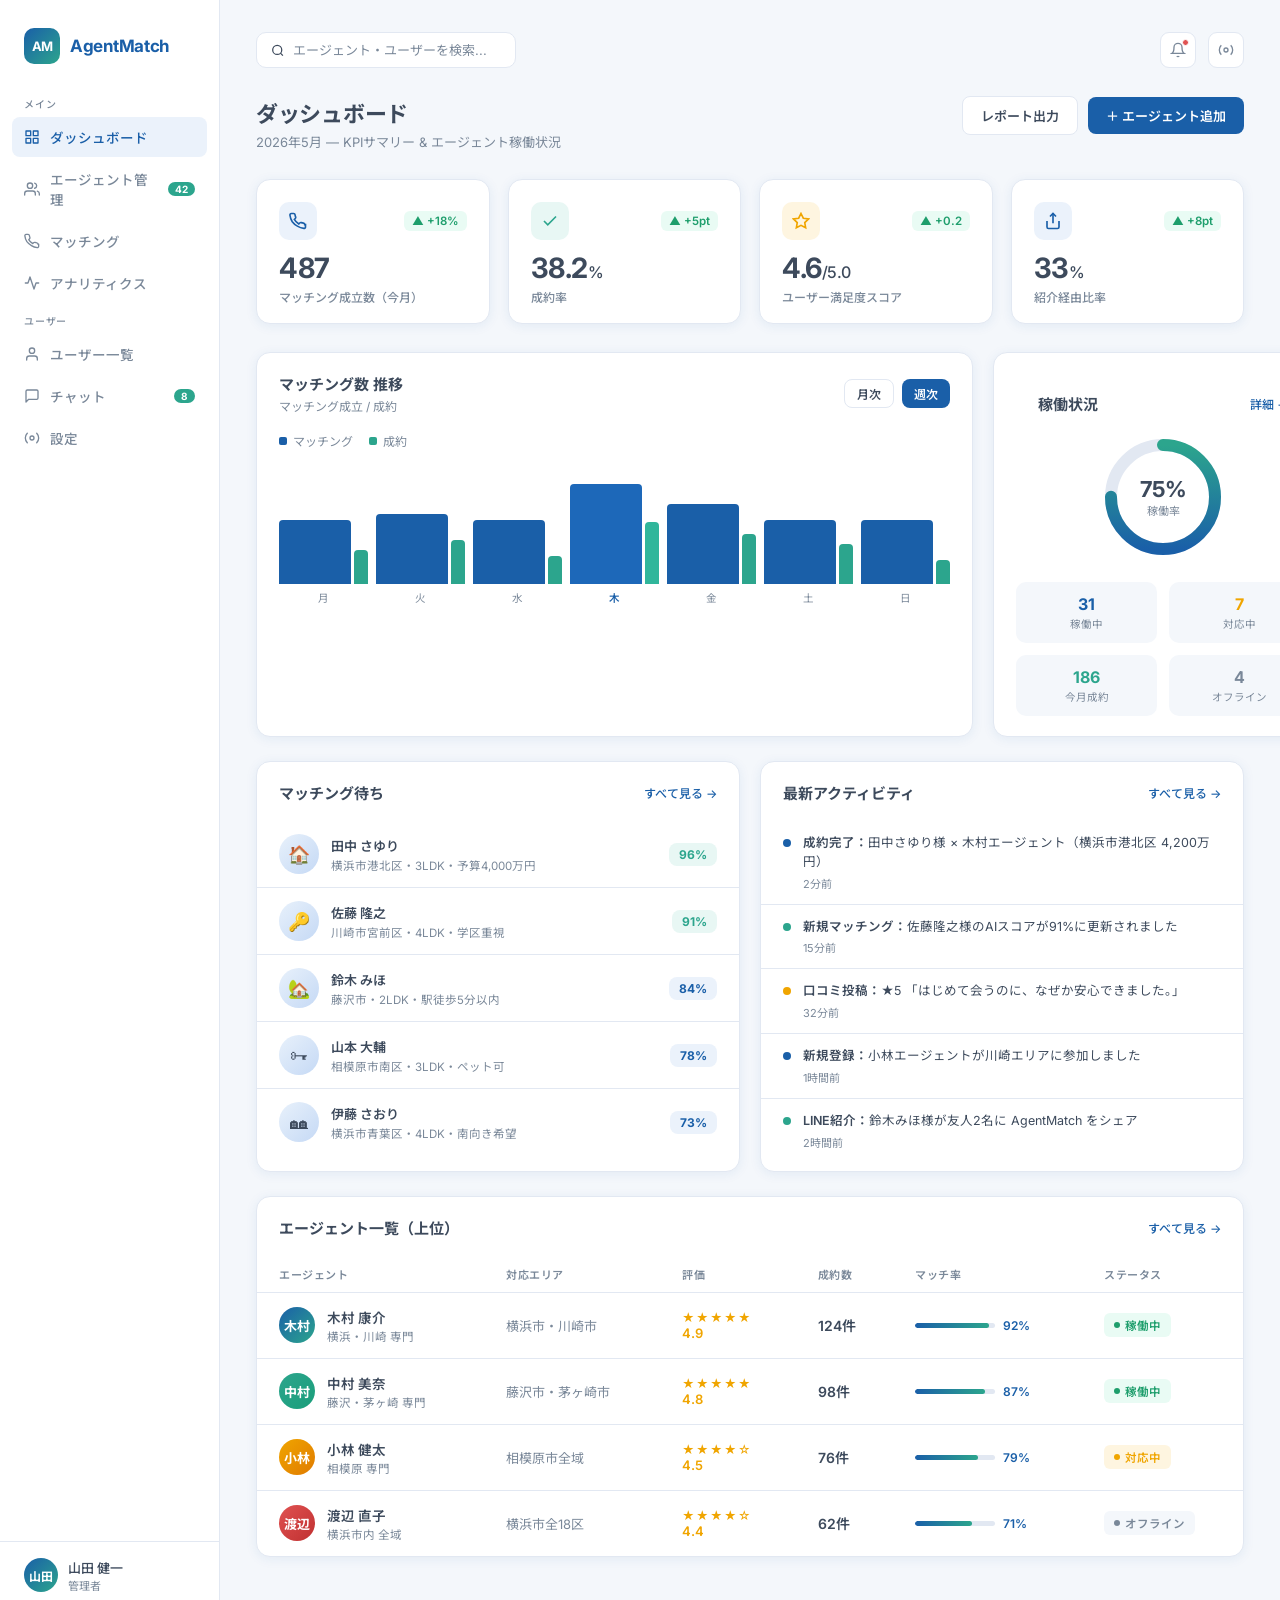
<file: agentmatch.html>
<!DOCTYPE html>
<html lang="ja">
<head>
  <meta charset="UTF-8" />
  <meta name="viewport" content="width=device-width, initial-scale=1.0" />
  <title>AgentMatch - 管理ダッシュボード</title>
  <link rel="preconnect" href="https://fonts.googleapis.com">
  <link href="https://fonts.googleapis.com/css2?family=Inter:wght@400;500;600;700&family=Noto+Sans+JP:wght@400;500;700&display=swap" rel="stylesheet">
  <style>
    *, *::before, *::after { box-sizing: border-box; margin: 0; padding: 0; }

    :root {
      --main:    #1A5FA8;
      --main-lt: #EBF2FB;
      --accent:  #2CA58D;
      --acc-lt:  #E8F7F4;
      --text:    #3D4A5C;
      --text-sub:#7A8899;
      --bg:      #F4F7FB;
      --white:   #FFFFFF;
      --border:  #E2E8F2;
      --red:     #E05252;
      --yellow:  #F0A500;
      --shadow:  0 2px 12px rgba(26,95,168,0.08);
    }

    body {
      font-family: 'Inter', 'Noto Sans JP', sans-serif;
      background: var(--bg);
      color: var(--text);
      display: flex;
      min-height: 100vh;
      font-size: 14px;
    }

    /* ── Sidebar ── */
    .sidebar {
      width: 220px;
      min-width: 220px;
      background: var(--white);
      border-right: 1px solid var(--border);
      display: flex;
      flex-direction: column;
      padding: 28px 0 20px;
    }

    .logo {
      display: flex;
      align-items: center;
      gap: 10px;
      padding: 0 24px 32px;
    }

    .logo-icon {
      width: 36px; height: 36px;
      background: linear-gradient(135deg, var(--main), var(--accent));
      border-radius: 10px;
      display: flex; align-items: center; justify-content: center;
      color: #fff; font-weight: 700; font-size: 13px; letter-spacing: -0.5px;
    }

    .logo-text {
      font-size: 17px; font-weight: 700; color: var(--main);
      letter-spacing: -0.3px;
    }

    .nav-section {
      padding: 0 12px;
      margin-bottom: 8px;
    }

    .nav-label {
      font-size: 10px; font-weight: 500;
      color: var(--text-sub); letter-spacing: 0.8px;
      text-transform: uppercase;
      padding: 0 12px; margin-bottom: 6px;
    }

    .nav-item {
      display: flex; align-items: center; gap: 10px;
      padding: 10px 12px;
      border-radius: 8px;
      cursor: pointer;
      color: var(--text-sub);
      font-weight: 500; font-size: 13.5px;
      transition: all 0.15s;
      margin-bottom: 2px;
    }

    .nav-item:hover { background: var(--bg); color: var(--text); }
    .nav-item.active {
      background: var(--main-lt);
      color: var(--main);
    }

    .nav-item svg { flex-shrink: 0; }

    .nav-badge {
      margin-left: auto;
      background: var(--accent);
      color: #fff; font-size: 10px; font-weight: 700;
      border-radius: 20px; padding: 1px 7px;
    }

    .sidebar-footer {
      margin-top: auto;
      padding: 16px 24px 0;
      border-top: 1px solid var(--border);
    }

    .user-info {
      display: flex; align-items: center; gap: 10px;
    }

    .user-avatar {
      width: 34px; height: 34px; border-radius: 50%;
      background: linear-gradient(135deg, #1A5FA8, #2CA58D);
      display: flex; align-items: center; justify-content: center;
      color: #fff; font-size: 12px; font-weight: 700;
    }

    .user-name { font-size: 13px; font-weight: 500; }
    .user-role { font-size: 11px; color: var(--text-sub); }

    /* ── Main ── */
    .main {
      flex: 1;
      overflow-y: auto;
      padding: 32px 36px;
    }

    .page-header {
      display: flex; align-items: flex-start; justify-content: space-between;
      margin-bottom: 28px;
    }

    .page-title { font-size: 22px; font-weight: 700; letter-spacing: -0.3px; }
    .page-sub { font-size: 13px; color: var(--text-sub); margin-top: 4px; }

    .header-actions { display: flex; gap: 10px; align-items: center; }

    .btn {
      padding: 9px 18px; border-radius: 8px; border: none;
      font-size: 13px; font-weight: 600; cursor: pointer;
      font-family: inherit; transition: all 0.15s;
    }

    .btn-primary {
      background: var(--main); color: #fff;
    }
    .btn-primary:hover { background: #154d8a; }

    .btn-outline {
      background: #fff; color: var(--text);
      border: 1px solid var(--border);
    }
    .btn-outline:hover { border-color: var(--main); color: var(--main); }

    /* ── KPI Cards ── */
    .kpi-grid {
      display: grid;
      grid-template-columns: repeat(4, 1fr);
      gap: 18px;
      margin-bottom: 28px;
    }

    .kpi-card {
      background: var(--white);
      border-radius: 14px;
      padding: 22px 22px 18px;
      border: 1px solid var(--border);
      box-shadow: var(--shadow);
    }

    .kpi-header {
      display: flex; align-items: center; justify-content: space-between;
      margin-bottom: 14px;
    }

    .kpi-icon {
      width: 38px; height: 38px; border-radius: 10px;
      display: flex; align-items: center; justify-content: center;
    }

    .kpi-icon.blue  { background: var(--main-lt); color: var(--main); }
    .kpi-icon.green { background: var(--acc-lt); color: var(--accent); }
    .kpi-icon.red   { background: #FDEAEA; color: var(--red); }
    .kpi-icon.yellow{ background: #FEF5E0; color: var(--yellow); }

    .kpi-trend {
      font-size: 11.5px; font-weight: 600; padding: 3px 8px;
      border-radius: 6px;
    }
    .kpi-trend.up   { background: #E9FBF4; color: #1E9E6C; }
    .kpi-trend.down { background: #FDEAEA; color: var(--red); }

    .kpi-value {
      font-size: 28px; font-weight: 700; letter-spacing: -0.5px;
      color: var(--text); line-height: 1;
    }

    .kpi-label {
      font-size: 12px; color: var(--text-sub); margin-top: 6px; font-weight: 500;
    }

    /* ── Main Grid ── */
    .content-grid {
      display: grid;
      grid-template-columns: 1fr 340px;
      gap: 20px;
      margin-bottom: 24px;
    }

    .card {
      background: var(--white);
      border-radius: 14px;
      border: 1px solid var(--border);
      box-shadow: var(--shadow);
    }

    .card-header {
      display: flex; align-items: center; justify-content: space-between;
      padding: 20px 22px 0;
      margin-bottom: 18px;
    }

    .card-title {
      font-size: 15px; font-weight: 700;
    }

    .card-link {
      font-size: 12px; color: var(--main); cursor: pointer; font-weight: 500;
    }

    /* ── Bar Chart ── */
    .chart-area {
      padding: 0 22px 20px;
    }

    .chart-legend {
      display: flex; gap: 16px; margin-bottom: 16px;
    }

    .legend-item {
      display: flex; align-items: center; gap: 6px;
      font-size: 12px; color: var(--text-sub);
    }

    .legend-dot {
      width: 8px; height: 8px; border-radius: 2px;
    }

    .bar-chart {
      display: flex; align-items: flex-end; gap: 8px;
      height: 140px;
    }

    .bar-group {
      flex: 1;
      display: flex; flex-direction: column; align-items: center; gap: 6px;
    }

    .bars {
      display: flex; gap: 3px; align-items: flex-end;
      height: 120px;
    }

    .bar {
      width: 14px;
      border-radius: 4px 4px 0 0;
      transition: opacity 0.2s;
    }
    .bar:hover { opacity: 0.8; }
    .bar.main   { background: var(--main); }
    .bar.accent { background: var(--accent); }

    .bar-label {
      font-size: 10.5px; color: var(--text-sub);
    }

    /* ── Activity Ring ── */
    .ring-card {
      padding: 20px 22px;
    }

    .ring-wrap {
      display: flex; align-items: center; justify-content: center;
      margin: 12px 0 20px;
    }

    .ring-svg { position: relative; }

    .ring-center {
      position: absolute; inset: 0;
      display: flex; flex-direction: column;
      align-items: center; justify-content: center;
    }

    .ring-value {
      font-size: 22px; font-weight: 700; color: var(--text);
    }

    .ring-unit { font-size: 11px; color: var(--text-sub); }

    .ring-stats {
      display: grid; grid-template-columns: 1fr 1fr;
      gap: 12px;
    }

    .ring-stat-item {
      background: var(--bg);
      border-radius: 10px; padding: 12px;
      text-align: center;
    }

    .ring-stat-val {
      font-size: 16px; font-weight: 700;
    }

    .ring-stat-val.blue { color: var(--main); }
    .ring-stat-val.green{ color: var(--accent); }

    .ring-stat-lbl {
      font-size: 10.5px; color: var(--text-sub); margin-top: 2px;
    }

    /* ── Agent Table ── */
    .agent-card {
      margin-bottom: 24px;
    }

    .agent-table {
      width: 100%; border-collapse: collapse;
    }

    .agent-table thead th {
      padding: 10px 22px;
      text-align: left;
      font-size: 11px; font-weight: 600;
      color: var(--text-sub);
      text-transform: uppercase; letter-spacing: 0.5px;
      border-bottom: 1px solid var(--border);
    }

    .agent-table tbody tr {
      border-bottom: 1px solid var(--border);
      transition: background 0.12s;
    }
    .agent-table tbody tr:last-child { border-bottom: none; }
    .agent-table tbody tr:hover { background: var(--bg); }

    .agent-table td {
      padding: 14px 22px;
      vertical-align: middle;
    }

    .agent-profile {
      display: flex; align-items: center; gap: 12px;
    }

    .agent-avatar {
      width: 36px; height: 36px; border-radius: 50%;
      display: flex; align-items: center; justify-content: center;
      font-weight: 700; font-size: 13px; color: #fff;
      flex-shrink: 0;
    }

    .agent-name { font-weight: 600; font-size: 13.5px; }
    .agent-area { font-size: 11.5px; color: var(--text-sub); margin-top: 1px; }

    .stars {
      color: var(--yellow); font-size: 12px; letter-spacing: 1px;
    }

    .score { font-size: 13px; font-weight: 600; }

    .status-badge {
      display: inline-flex; align-items: center; gap: 5px;
      font-size: 11.5px; font-weight: 600; padding: 4px 10px;
      border-radius: 6px;
    }

    .status-badge::before {
      content: '';
      width: 6px; height: 6px; border-radius: 50%;
    }

    .status-badge.active  { background: #E9FBF4; color: #1E9E6C; }
    .status-badge.active::before  { background: #1E9E6C; }
    .status-badge.busy   { background: #FEF5E0; color: var(--yellow); }
    .status-badge.busy::before   { background: var(--yellow); }
    .status-badge.offline{ background: var(--bg); color: var(--text-sub); }
    .status-badge.offline::before{ background: var(--text-sub); }

    .progress-bar {
      width: 80px; height: 5px; background: var(--border);
      border-radius: 10px; overflow: hidden;
    }
    .progress-fill {
      height: 100%; border-radius: 10px;
      background: linear-gradient(90deg, var(--main), var(--accent));
    }

    /* ── Match Panel ── */
    .match-section {
      display: grid; grid-template-columns: 1fr 1fr;
      gap: 20px; margin-bottom: 24px;
    }

    .match-list {
      padding: 0 0 8px;
    }

    .match-item {
      display: flex; align-items: center; gap: 12px;
      padding: 13px 22px;
      border-bottom: 1px solid var(--border);
      transition: background 0.12s;
      cursor: pointer;
    }
    .match-item:last-child { border-bottom: none; }
    .match-item:hover { background: var(--bg); }

    .match-avatar {
      width: 40px; height: 40px; border-radius: 50%;
      background: linear-gradient(135deg, #E8F1FB, #C5D9F5);
      display: flex; align-items: center; justify-content: center;
      font-size: 18px; flex-shrink: 0;
    }

    .match-info { flex: 1; min-width: 0; }
    .match-name { font-size: 13px; font-weight: 600; }
    .match-detail { font-size: 11.5px; color: var(--text-sub); margin-top: 2px;
      white-space: nowrap; overflow: hidden; text-overflow: ellipsis; }

    .match-score-badge {
      background: var(--main-lt);
      color: var(--main);
      font-size: 12px; font-weight: 700;
      padding: 4px 10px; border-radius: 8px;
      white-space: nowrap;
    }

    .match-score-badge.high {
      background: var(--acc-lt); color: var(--accent);
    }

    /* ── Notifications ── */
    .notif-list { padding: 0 0 8px; }

    .notif-item {
      display: flex; align-items: flex-start; gap: 12px;
      padding: 13px 22px;
      border-bottom: 1px solid var(--border);
    }
    .notif-item:last-child { border-bottom: none; }

    .notif-dot {
      width: 8px; height: 8px; border-radius: 50%;
      flex-shrink: 0; margin-top: 5px;
    }
    .notif-dot.blue  { background: var(--main); }
    .notif-dot.green { background: var(--accent); }
    .notif-dot.yellow{ background: var(--yellow); }

    .notif-text { font-size: 12.5px; line-height: 1.5; flex: 1; }
    .notif-bold { font-weight: 600; }
    .notif-time { font-size: 11px; color: var(--text-sub); margin-top: 3px; }

    /* ── Search Bar ── */
    .topbar {
      display: flex; align-items: center; justify-content: space-between;
      margin-bottom: 28px;
    }

    .search-box {
      display: flex; align-items: center; gap: 8px;
      background: var(--white);
      border: 1px solid var(--border);
      border-radius: 10px;
      padding: 9px 14px;
      width: 260px;
    }

    .search-box input {
      border: none; outline: none; background: transparent;
      font-size: 13px; color: var(--text); font-family: inherit;
      width: 100%;
    }

    .search-box input::placeholder { color: var(--text-sub); }

    .topbar-right { display: flex; align-items: center; gap: 12px; }

    .icon-btn {
      width: 36px; height: 36px; border-radius: 9px;
      background: var(--white); border: 1px solid var(--border);
      display: flex; align-items: center; justify-content: center;
      cursor: pointer; color: var(--text-sub);
    }
    .icon-btn:hover { border-color: var(--main); color: var(--main); }

    .notif-btn { position: relative; }
    .notif-dot-indicator {
      position: absolute; top: 6px; right: 6px;
      width: 7px; height: 7px; border-radius: 50%;
      background: var(--red); border: 1.5px solid var(--white);
    }

    /* Responsive hint */
    @media (max-width: 1200px) {
      .kpi-grid { grid-template-columns: repeat(2, 1fr); }
      .content-grid { grid-template-columns: 1fr; }
    }
  </style>
</head>
<body>

<!-- ── Sidebar ── -->
<aside class="sidebar">
  <div class="logo">
    <div class="logo-icon">AM</div>
    <div class="logo-text">AgentMatch</div>
  </div>

  <div class="nav-section">
    <div class="nav-label">メイン</div>

    <div class="nav-item active">
      <svg width="16" height="16" viewBox="0 0 24 24" fill="none" stroke="currentColor" stroke-width="2" stroke-linecap="round" stroke-linejoin="round"><rect x="3" y="3" width="7" height="7"/><rect x="14" y="3" width="7" height="7"/><rect x="3" y="14" width="7" height="7"/><rect x="14" y="14" width="7" height="7"/></svg>
      ダッシュボード
    </div>

    <div class="nav-item">
      <svg width="16" height="16" viewBox="0 0 24 24" fill="none" stroke="currentColor" stroke-width="2" stroke-linecap="round" stroke-linejoin="round"><path d="M17 21v-2a4 4 0 0 0-4-4H5a4 4 0 0 0-4 4v2"/><circle cx="9" cy="7" r="4"/><path d="M23 21v-2a4 4 0 0 0-3-3.87"/><path d="M16 3.13a4 4 0 0 1 0 7.75"/></svg>
      エージェント管理
      <span class="nav-badge">42</span>
    </div>

    <div class="nav-item">
      <svg width="16" height="16" viewBox="0 0 24 24" fill="none" stroke="currentColor" stroke-width="2" stroke-linecap="round" stroke-linejoin="round"><path d="M22 16.92v3a2 2 0 0 1-2.18 2 19.79 19.79 0 0 1-8.63-3.07A19.5 19.5 0 0 1 4.36 13a19.79 19.79 0 0 1-3.07-8.67A2 2 0 0 1 3.11 2h3a2 2 0 0 1 2 1.72c.127.96.361 1.903.7 2.81a2 2 0 0 1-.45 2.11L7.09 9.91a16 16 0 0 0 6 6l1.27-1.27a2 2 0 0 1 2.11-.45c.907.339 1.85.573 2.81.7A2 2 0 0 1 21 16.92z"/></svg>
      マッチング
    </div>

    <div class="nav-item">
      <svg width="16" height="16" viewBox="0 0 24 24" fill="none" stroke="currentColor" stroke-width="2" stroke-linecap="round" stroke-linejoin="round"><polyline points="22 12 18 12 15 21 9 3 6 12 2 12"/></svg>
      アナリティクス
    </div>
  </div>

  <div class="nav-section">
    <div class="nav-label">ユーザー</div>

    <div class="nav-item">
      <svg width="16" height="16" viewBox="0 0 24 24" fill="none" stroke="currentColor" stroke-width="2" stroke-linecap="round" stroke-linejoin="round"><path d="M20 21v-2a4 4 0 0 0-4-4H8a4 4 0 0 0-4 4v2"/><circle cx="12" cy="7" r="4"/></svg>
      ユーザー一覧
    </div>

    <div class="nav-item">
      <svg width="16" height="16" viewBox="0 0 24 24" fill="none" stroke="currentColor" stroke-width="2" stroke-linecap="round" stroke-linejoin="round"><path d="M21 15a2 2 0 0 1-2 2H7l-4 4V5a2 2 0 0 1 2-2h14a2 2 0 0 1 2 2z"/></svg>
      チャット
      <span class="nav-badge">8</span>
    </div>

    <div class="nav-item">
      <svg width="16" height="16" viewBox="0 0 24 24" fill="none" stroke="currentColor" stroke-width="2" stroke-linecap="round" stroke-linejoin="round"><circle cx="12" cy="12" r="3"/><path d="M19.07 4.93a10 10 0 0 1 0 14.14M4.93 4.93a10 10 0 0 0 0 14.14"/></svg>
      設定
    </div>
  </div>

  <div class="sidebar-footer">
    <div class="user-info">
      <div class="user-avatar">山田</div>
      <div>
        <div class="user-name">山田 健一</div>
        <div class="user-role">管理者</div>
      </div>
    </div>
  </div>
</aside>

<!-- ── Main Content ── -->
<main class="main">

  <!-- Topbar -->
  <div class="topbar">
    <div class="search-box">
      <svg width="15" height="15" viewBox="0 0 24 24" fill="none" stroke="currentColor" stroke-width="2.2"><circle cx="11" cy="11" r="8"/><path d="m21 21-4.35-4.35"/></svg>
      <input type="text" placeholder="エージェント・ユーザーを検索..." />
    </div>
    <div class="topbar-right">
      <div class="icon-btn notif-btn">
        <svg width="16" height="16" viewBox="0 0 24 24" fill="none" stroke="currentColor" stroke-width="2"><path d="M18 8A6 6 0 0 0 6 8c0 7-3 9-3 9h18s-3-2-3-9"/><path d="M13.73 21a2 2 0 0 1-3.46 0"/></svg>
        <span class="notif-dot-indicator"></span>
      </div>
      <div class="icon-btn">
        <svg width="16" height="16" viewBox="0 0 24 24" fill="none" stroke="currentColor" stroke-width="2"><circle cx="12" cy="12" r="3"/><path d="M19.07 4.93a10 10 0 0 1 0 14.14M4.93 4.93a10 10 0 0 0 0 14.14"/></svg>
      </div>
    </div>
  </div>

  <!-- Page Header -->
  <div class="page-header">
    <div>
      <div class="page-title">ダッシュボード</div>
      <div class="page-sub">2026年5月 — KPIサマリー &amp; エージェント稼働状況</div>
    </div>
    <div class="header-actions">
      <button class="btn btn-outline">レポート出力</button>
      <button class="btn btn-primary">＋ エージェント追加</button>
    </div>
  </div>

  <!-- KPI Cards -->
  <div class="kpi-grid">

    <div class="kpi-card">
      <div class="kpi-header">
        <div class="kpi-icon blue">
          <svg width="18" height="18" viewBox="0 0 24 24" fill="none" stroke="currentColor" stroke-width="2.2"><path d="M22 16.92v3a2 2 0 0 1-2.18 2 19.79 19.79 0 0 1-8.63-3.07A19.5 19.5 0 0 1 4.36 13a19.79 19.79 0 0 1-3.07-8.67A2 2 0 0 1 3.11 2h3a2 2 0 0 1 2 1.72c.127.96.361 1.903.7 2.81a2 2 0 0 1-.45 2.11L7.09 9.91a16 16 0 0 0 6 6l1.27-1.27a2 2 0 0 1 2.11-.45c.907.339 1.85.573 2.81.7A2 2 0 0 1 21 16.92z"/></svg>
        </div>
        <span class="kpi-trend up">▲ +18%</span>
      </div>
      <div class="kpi-value">487</div>
      <div class="kpi-label">マッチング成立数（今月）</div>
    </div>

    <div class="kpi-card">
      <div class="kpi-header">
        <div class="kpi-icon green">
          <svg width="18" height="18" viewBox="0 0 24 24" fill="none" stroke="currentColor" stroke-width="2.2"><polyline points="20 6 9 17 4 12"/></svg>
        </div>
        <span class="kpi-trend up">▲ +5pt</span>
      </div>
      <div class="kpi-value">38.2<span style="font-size:16px;font-weight:500">%</span></div>
      <div class="kpi-label">成約率</div>
    </div>

    <div class="kpi-card">
      <div class="kpi-header">
        <div class="kpi-icon yellow">
          <svg width="18" height="18" viewBox="0 0 24 24" fill="none" stroke="currentColor" stroke-width="2.2"><polygon points="12 2 15.09 8.26 22 9.27 17 14.14 18.18 21.02 12 17.77 5.82 21.02 7 14.14 2 9.27 8.91 8.26 12 2"/></svg>
        </div>
        <span class="kpi-trend up">▲ +0.2</span>
      </div>
      <div class="kpi-value">4.6<span style="font-size:16px;font-weight:500">/5.0</span></div>
      <div class="kpi-label">ユーザー満足度スコア</div>
    </div>

    <div class="kpi-card">
      <div class="kpi-header">
        <div class="kpi-icon blue">
          <svg width="18" height="18" viewBox="0 0 24 24" fill="none" stroke="currentColor" stroke-width="2.2"><path d="M4 12v8a2 2 0 0 0 2 2h12a2 2 0 0 0 2-2v-8"/><polyline points="16 6 12 2 8 6"/><line x1="12" y1="2" x2="12" y2="15"/></svg>
        </div>
        <span class="kpi-trend up">▲ +8pt</span>
      </div>
      <div class="kpi-value">33<span style="font-size:16px;font-weight:500">%</span></div>
      <div class="kpi-label">紹介経由比率</div>
    </div>

  </div>

  <!-- Chart + Activity -->
  <div class="content-grid">

    <!-- Bar Chart Card -->
    <div class="card">
      <div class="card-header">
        <div>
          <div class="card-title">マッチング数 推移</div>
          <div style="font-size:12px;color:var(--text-sub);margin-top:3px">マッチング成立 / 成約</div>
        </div>
        <div style="display:flex;gap:8px">
          <button class="btn btn-outline" style="padding:5px 12px;font-size:12px">月次</button>
          <button class="btn btn-primary" style="padding:5px 12px;font-size:12px">週次</button>
        </div>
      </div>
      <div class="chart-area">
        <div class="chart-legend">
          <div class="legend-item">
            <div class="legend-dot" style="background:var(--main)"></div>マッチング
          </div>
          <div class="legend-item">
            <div class="legend-dot" style="background:var(--accent)"></div>成約
          </div>
        </div>

        <div class="bar-chart">
          <!-- Mon -->
          <div class="bar-group">
            <div class="bars">
              <div class="bar main" style="height:56px"></div>
              <div class="bar accent" style="height:34px"></div>
            </div>
            <div class="bar-label">月</div>
          </div>
          <!-- Tue -->
          <div class="bar-group">
            <div class="bars">
              <div class="bar main" style="height:70px"></div>
              <div class="bar accent" style="height:44px"></div>
            </div>
            <div class="bar-label">火</div>
          </div>
          <!-- Wed -->
          <div class="bar-group">
            <div class="bars">
              <div class="bar main" style="height:48px"></div>
              <div class="bar accent" style="height:28px"></div>
            </div>
            <div class="bar-label">水</div>
          </div>
          <!-- Thu — today (highlighted) -->
          <div class="bar-group">
            <div class="bars">
              <div class="bar main" style="height:100px;filter:brightness(1.1)"></div>
              <div class="bar accent" style="height:62px;filter:brightness(1.1)"></div>
            </div>
            <div class="bar-label" style="color:var(--main);font-weight:600">木</div>
          </div>
          <!-- Fri -->
          <div class="bar-group">
            <div class="bars">
              <div class="bar main" style="height:80px"></div>
              <div class="bar accent" style="height:50px"></div>
            </div>
            <div class="bar-label">金</div>
          </div>
          <!-- Sat -->
          <div class="bar-group">
            <div class="bars">
              <div class="bar main" style="height:64px"></div>
              <div class="bar accent" style="height:40px"></div>
            </div>
            <div class="bar-label">土</div>
          </div>
          <!-- Sun -->
          <div class="bar-group">
            <div class="bars">
              <div class="bar main" style="height:40px"></div>
              <div class="bar accent" style="height:24px"></div>
            </div>
            <div class="bar-label">日</div>
          </div>
        </div>
      </div>
    </div>

    <!-- Ring Card -->
    <div class="card ring-card">
      <div class="card-header">
        <div class="card-title">稼働状況</div>
        <span class="card-link">詳細 →</span>
      </div>

      <div class="ring-wrap">
        <div style="position:relative;width:130px;height:130px">
          <svg width="130" height="130" viewBox="0 0 130 130">
            <circle cx="65" cy="65" r="52" fill="none" stroke="var(--border)" stroke-width="12"/>
            <circle cx="65" cy="65" r="52" fill="none"
              stroke="url(#grad1)" stroke-width="12"
              stroke-dasharray="326.7" stroke-dashoffset="81.7"
              stroke-linecap="round" transform="rotate(-90 65 65)"/>
            <defs>
              <linearGradient id="grad1" x1="0%" y1="0%" x2="100%" y2="0%">
                <stop offset="0%" stop-color="#1A5FA8"/>
                <stop offset="100%" stop-color="#2CA58D"/>
              </linearGradient>
            </defs>
          </svg>
          <div class="ring-center">
            <div class="ring-value">75%</div>
            <div class="ring-unit">稼働率</div>
          </div>
        </div>
      </div>

      <div class="ring-stats">
        <div class="ring-stat-item">
          <div class="ring-stat-val blue">31</div>
          <div class="ring-stat-lbl">稼働中</div>
        </div>
        <div class="ring-stat-item">
          <div class="ring-stat-val" style="color:var(--yellow)">7</div>
          <div class="ring-stat-lbl">対応中</div>
        </div>
        <div class="ring-stat-item">
          <div class="ring-stat-val green">186</div>
          <div class="ring-stat-lbl">今月成約</div>
        </div>
        <div class="ring-stat-item">
          <div class="ring-stat-val" style="color:var(--text-sub)">4</div>
          <div class="ring-stat-lbl">オフライン</div>
        </div>
      </div>
    </div>

  </div>

  <!-- Agent Table + Match List -->
  <div class="match-section">

    <!-- Matching Queue -->
    <div class="card">
      <div class="card-header">
        <div class="card-title">マッチング待ち</div>
        <span class="card-link">すべて見る →</span>
      </div>
      <div class="match-list">

        <div class="match-item">
          <div class="match-avatar">🏠</div>
          <div class="match-info">
            <div class="match-name">田中 さゆり</div>
            <div class="match-detail">横浜市港北区・3LDK・予算4,000万円</div>
          </div>
          <div class="match-score-badge high">96%</div>
        </div>

        <div class="match-item">
          <div class="match-avatar">🔑</div>
          <div class="match-info">
            <div class="match-name">佐藤 隆之</div>
            <div class="match-detail">川崎市宮前区・4LDK・学区重視</div>
          </div>
          <div class="match-score-badge high">91%</div>
        </div>

        <div class="match-item">
          <div class="match-avatar">🏡</div>
          <div class="match-info">
            <div class="match-name">鈴木 みほ</div>
            <div class="match-detail">藤沢市・2LDK・駅徒歩5分以内</div>
          </div>
          <div class="match-score-badge">84%</div>
        </div>

        <div class="match-item">
          <div class="match-avatar">🗝</div>
          <div class="match-info">
            <div class="match-name">山本 大輔</div>
            <div class="match-detail">相模原市南区・3LDK・ペット可</div>
          </div>
          <div class="match-score-badge">78%</div>
        </div>

        <div class="match-item">
          <div class="match-avatar">🏘</div>
          <div class="match-info">
            <div class="match-name">伊藤 さおり</div>
            <div class="match-detail">横浜市青葉区・4LDK・南向き希望</div>
          </div>
          <div class="match-score-badge">73%</div>
        </div>

      </div>
    </div>

    <!-- Notifications -->
    <div class="card">
      <div class="card-header">
        <div class="card-title">最新アクティビティ</div>
        <span class="card-link">すべて見る →</span>
      </div>
      <div class="notif-list">

        <div class="notif-item">
          <div class="notif-dot blue"></div>
          <div>
            <div class="notif-text"><span class="notif-bold">成約完了：</span>田中さゆり様 × 木村エージェント（横浜市港北区 4,200万円）</div>
            <div class="notif-time">2分前</div>
          </div>
        </div>

        <div class="notif-item">
          <div class="notif-dot green"></div>
          <div>
            <div class="notif-text"><span class="notif-bold">新規マッチング：</span>佐藤隆之様のAIスコアが91%に更新されました</div>
            <div class="notif-time">15分前</div>
          </div>
        </div>

        <div class="notif-item">
          <div class="notif-dot yellow"></div>
          <div>
            <div class="notif-text"><span class="notif-bold">口コミ投稿：</span>★5 「はじめて会うのに、なぜか安心できました。」</div>
            <div class="notif-time">32分前</div>
          </div>
        </div>

        <div class="notif-item">
          <div class="notif-dot blue"></div>
          <div>
            <div class="notif-text"><span class="notif-bold">新規登録：</span>小林エージェントが川崎エリアに参加しました</div>
            <div class="notif-time">1時間前</div>
          </div>
        </div>

        <div class="notif-item">
          <div class="notif-dot green"></div>
          <div>
            <div class="notif-text"><span class="notif-bold">LINE紹介：</span>鈴木みほ様が友人2名に AgentMatch をシェア</div>
            <div class="notif-time">2時間前</div>
          </div>
        </div>

      </div>
    </div>

  </div>

  <!-- Agent Table -->
  <div class="card agent-card">
    <div class="card-header">
      <div class="card-title">エージェント一覧（上位）</div>
      <span class="card-link">すべて見る →</span>
    </div>
    <table class="agent-table">
      <thead>
        <tr>
          <th>エージェント</th>
          <th>対応エリア</th>
          <th>評価</th>
          <th>成約数</th>
          <th>マッチ率</th>
          <th>ステータス</th>
        </tr>
      </thead>
      <tbody>
        <tr>
          <td>
            <div class="agent-profile">
              <div class="agent-avatar" style="background:linear-gradient(135deg,#1A5FA8,#2CA58D)">木村</div>
              <div>
                <div class="agent-name">木村 康介</div>
                <div class="agent-area">横浜・川崎 専門</div>
              </div>
            </div>
          </td>
          <td style="color:var(--text-sub);font-size:13px">横浜市・川崎市</td>
          <td>
            <div class="stars">★★★★★</div>
            <div class="score" style="color:var(--yellow)">4.9</div>
          </td>
          <td style="font-weight:600">124件</td>
          <td>
            <div style="display:flex;align-items:center;gap:8px">
              <div class="progress-bar"><div class="progress-fill" style="width:92%"></div></div>
              <span style="font-size:12px;font-weight:600;color:var(--main)">92%</span>
            </div>
          </td>
          <td><span class="status-badge active">稼働中</span></td>
        </tr>

        <tr>
          <td>
            <div class="agent-profile">
              <div class="agent-avatar" style="background:linear-gradient(135deg,#2CA58D,#1A9E7A)">中村</div>
              <div>
                <div class="agent-name">中村 美奈</div>
                <div class="agent-area">藤沢・茅ヶ崎 専門</div>
              </div>
            </div>
          </td>
          <td style="color:var(--text-sub);font-size:13px">藤沢市・茅ヶ崎市</td>
          <td>
            <div class="stars">★★★★★</div>
            <div class="score" style="color:var(--yellow)">4.8</div>
          </td>
          <td style="font-weight:600">98件</td>
          <td>
            <div style="display:flex;align-items:center;gap:8px">
              <div class="progress-bar"><div class="progress-fill" style="width:87%"></div></div>
              <span style="font-size:12px;font-weight:600;color:var(--main)">87%</span>
            </div>
          </td>
          <td><span class="status-badge active">稼働中</span></td>
        </tr>

        <tr>
          <td>
            <div class="agent-profile">
              <div class="agent-avatar" style="background:linear-gradient(135deg,#F0A500,#E07B00)">小林</div>
              <div>
                <div class="agent-name">小林 健太</div>
                <div class="agent-area">相模原 専門</div>
              </div>
            </div>
          </td>
          <td style="color:var(--text-sub);font-size:13px">相模原市全域</td>
          <td>
            <div class="stars">★★★★☆</div>
            <div class="score" style="color:var(--yellow)">4.5</div>
          </td>
          <td style="font-weight:600">76件</td>
          <td>
            <div style="display:flex;align-items:center;gap:8px">
              <div class="progress-bar"><div class="progress-fill" style="width:79%"></div></div>
              <span style="font-size:12px;font-weight:600;color:var(--main)">79%</span>
            </div>
          </td>
          <td><span class="status-badge busy">対応中</span></td>
        </tr>

        <tr>
          <td>
            <div class="agent-profile">
              <div class="agent-avatar" style="background:linear-gradient(135deg,#E05252,#C03030)">渡辺</div>
              <div>
                <div class="agent-name">渡辺 直子</div>
                <div class="agent-area">横浜市内 全域</div>
              </div>
            </div>
          </td>
          <td style="color:var(--text-sub);font-size:13px">横浜市全18区</td>
          <td>
            <div class="stars">★★★★☆</div>
            <div class="score" style="color:var(--yellow)">4.4</div>
          </td>
          <td style="font-weight:600">62件</td>
          <td>
            <div style="display:flex;align-items:center;gap:8px">
              <div class="progress-bar"><div class="progress-fill" style="width:71%"></div></div>
              <span style="font-size:12px;font-weight:600;color:var(--main)">71%</span>
            </div>
          </td>
          <td><span class="status-badge offline">オフライン</span></td>
        </tr>
      </tbody>
    </table>
  </div>

</main>
</body>
</html>
</file>
